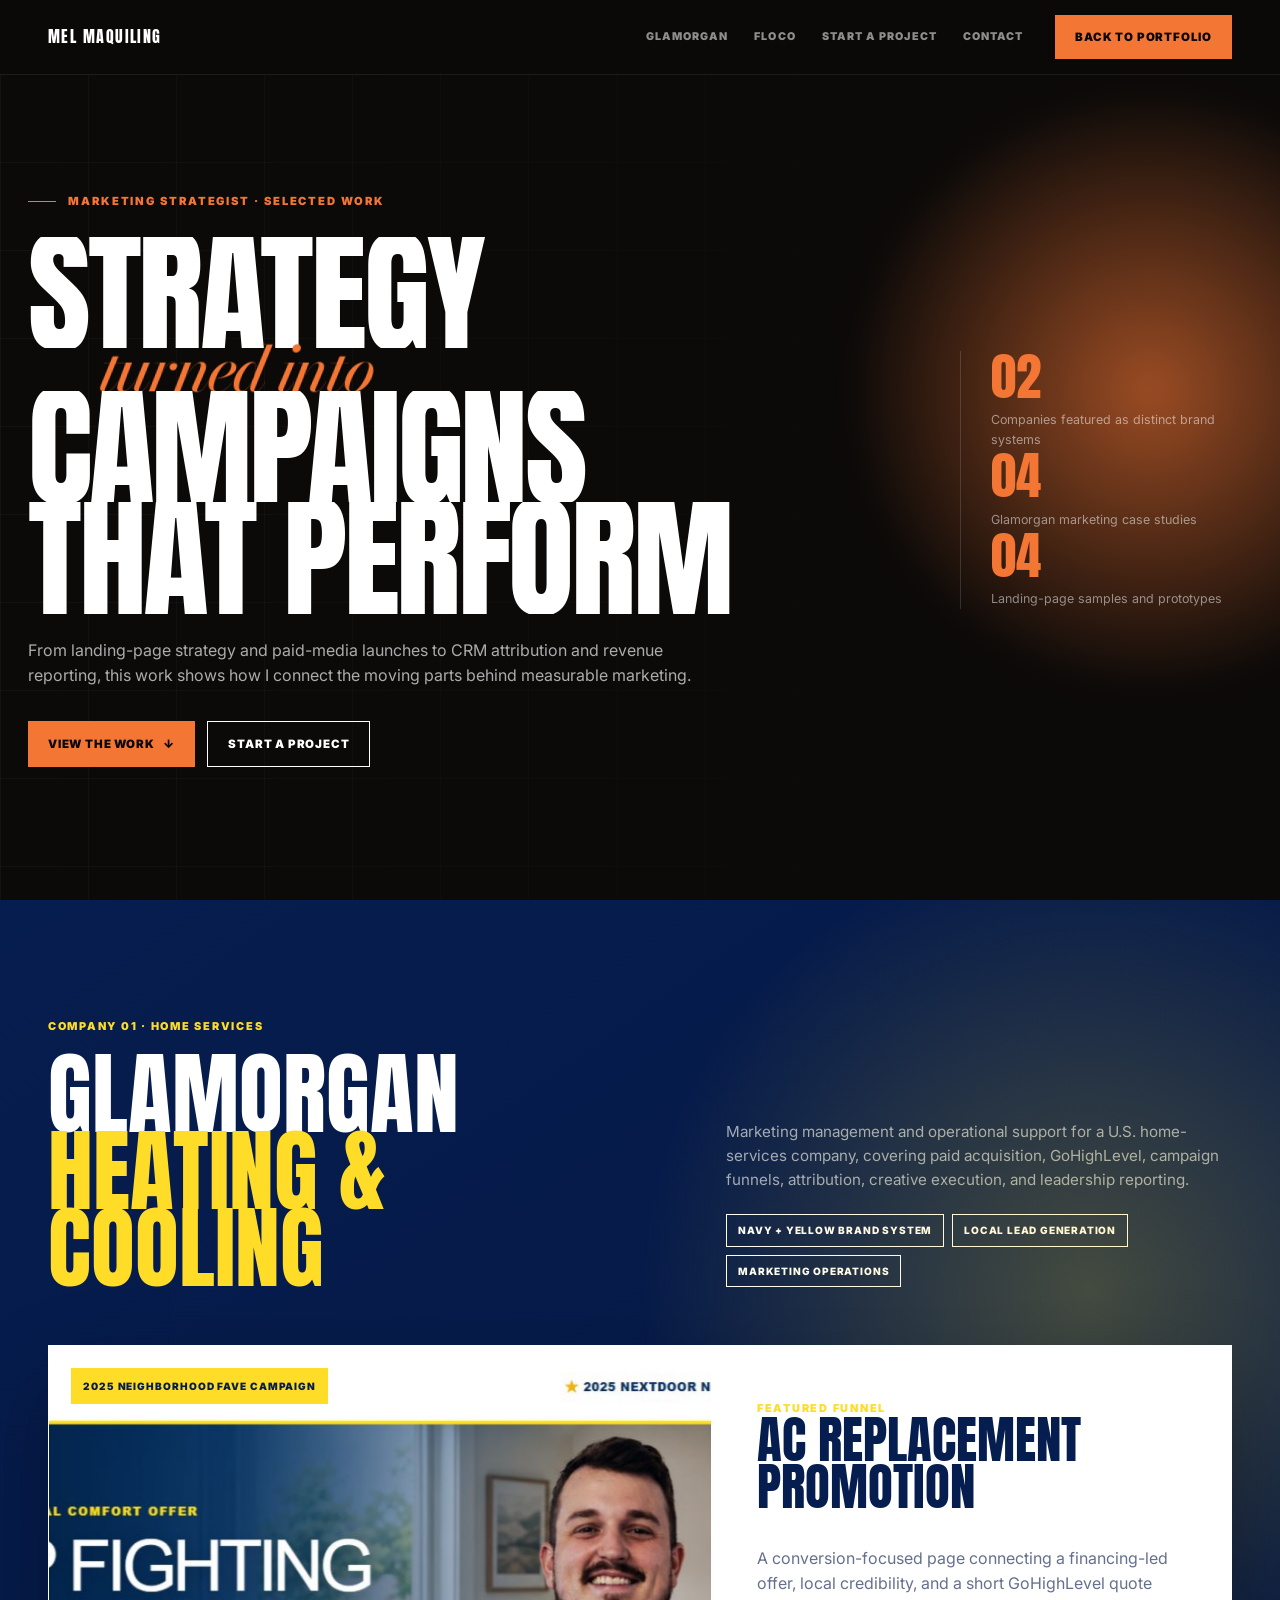
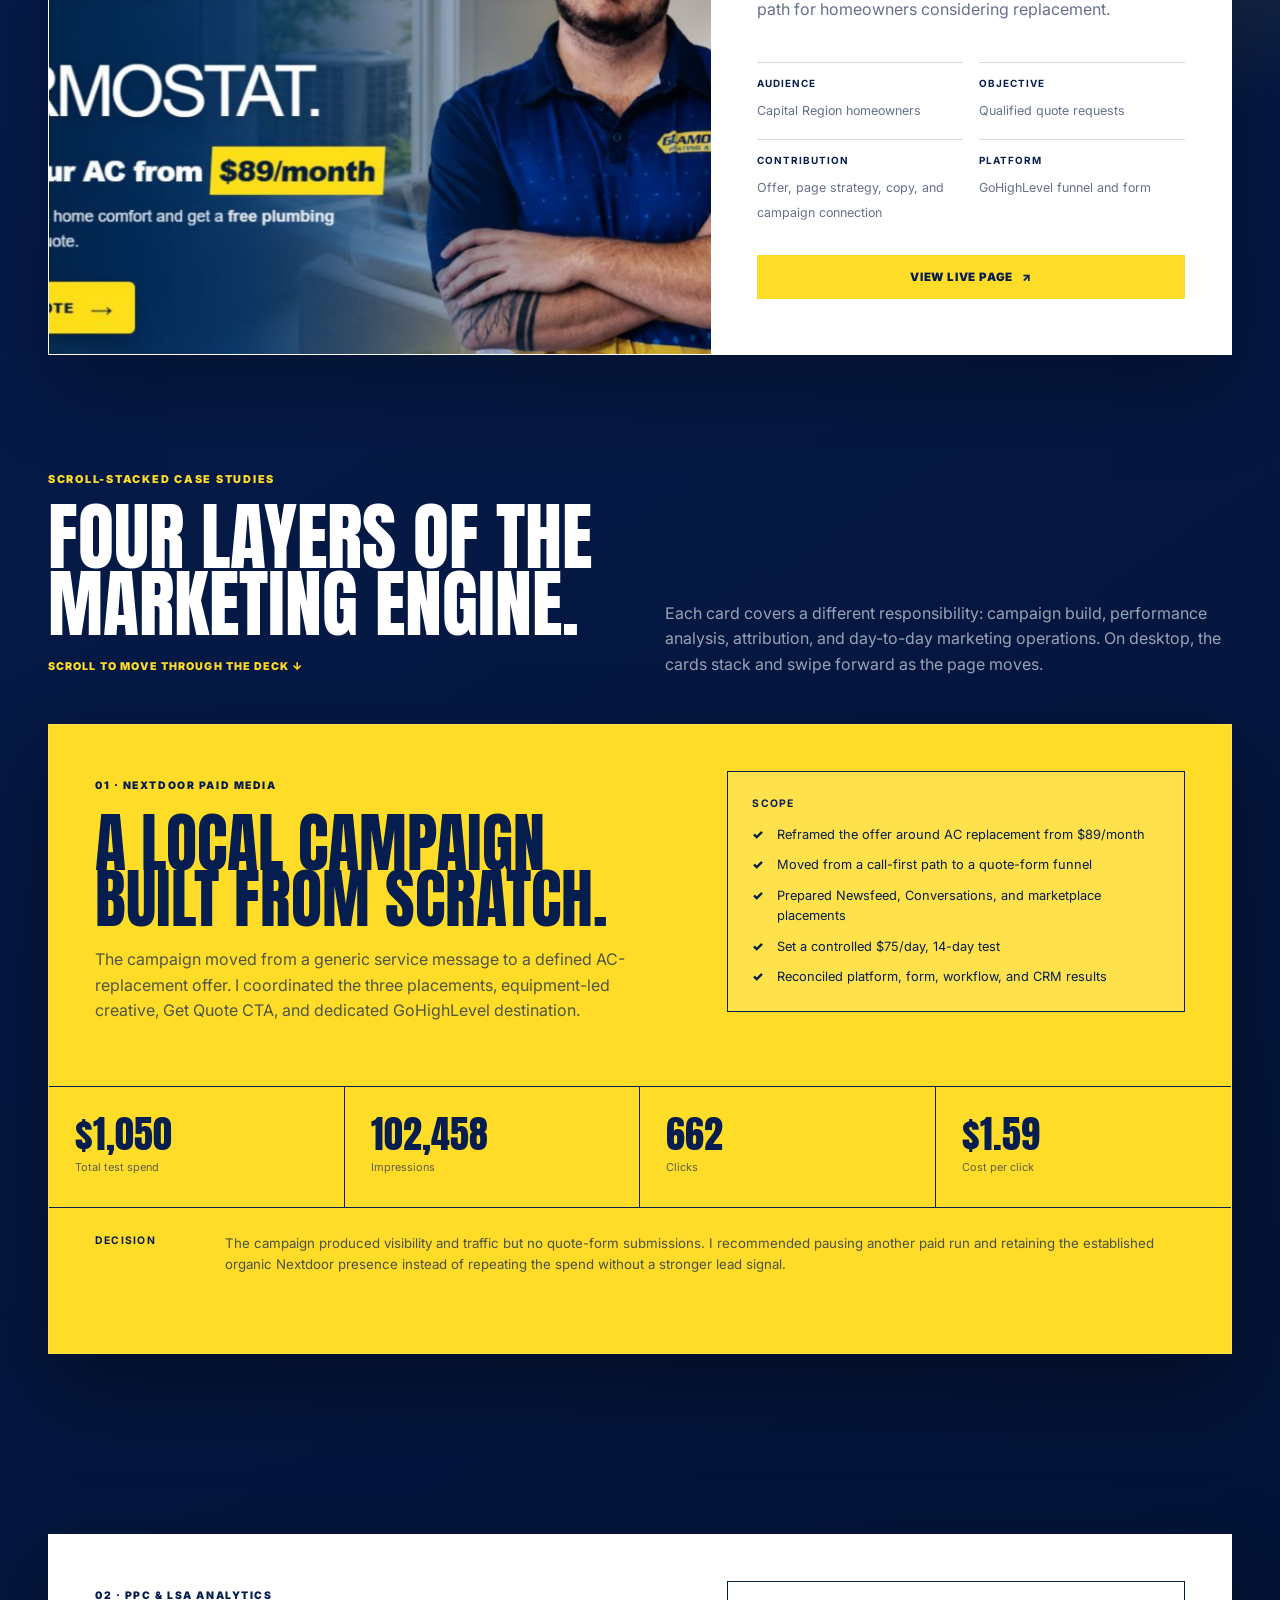
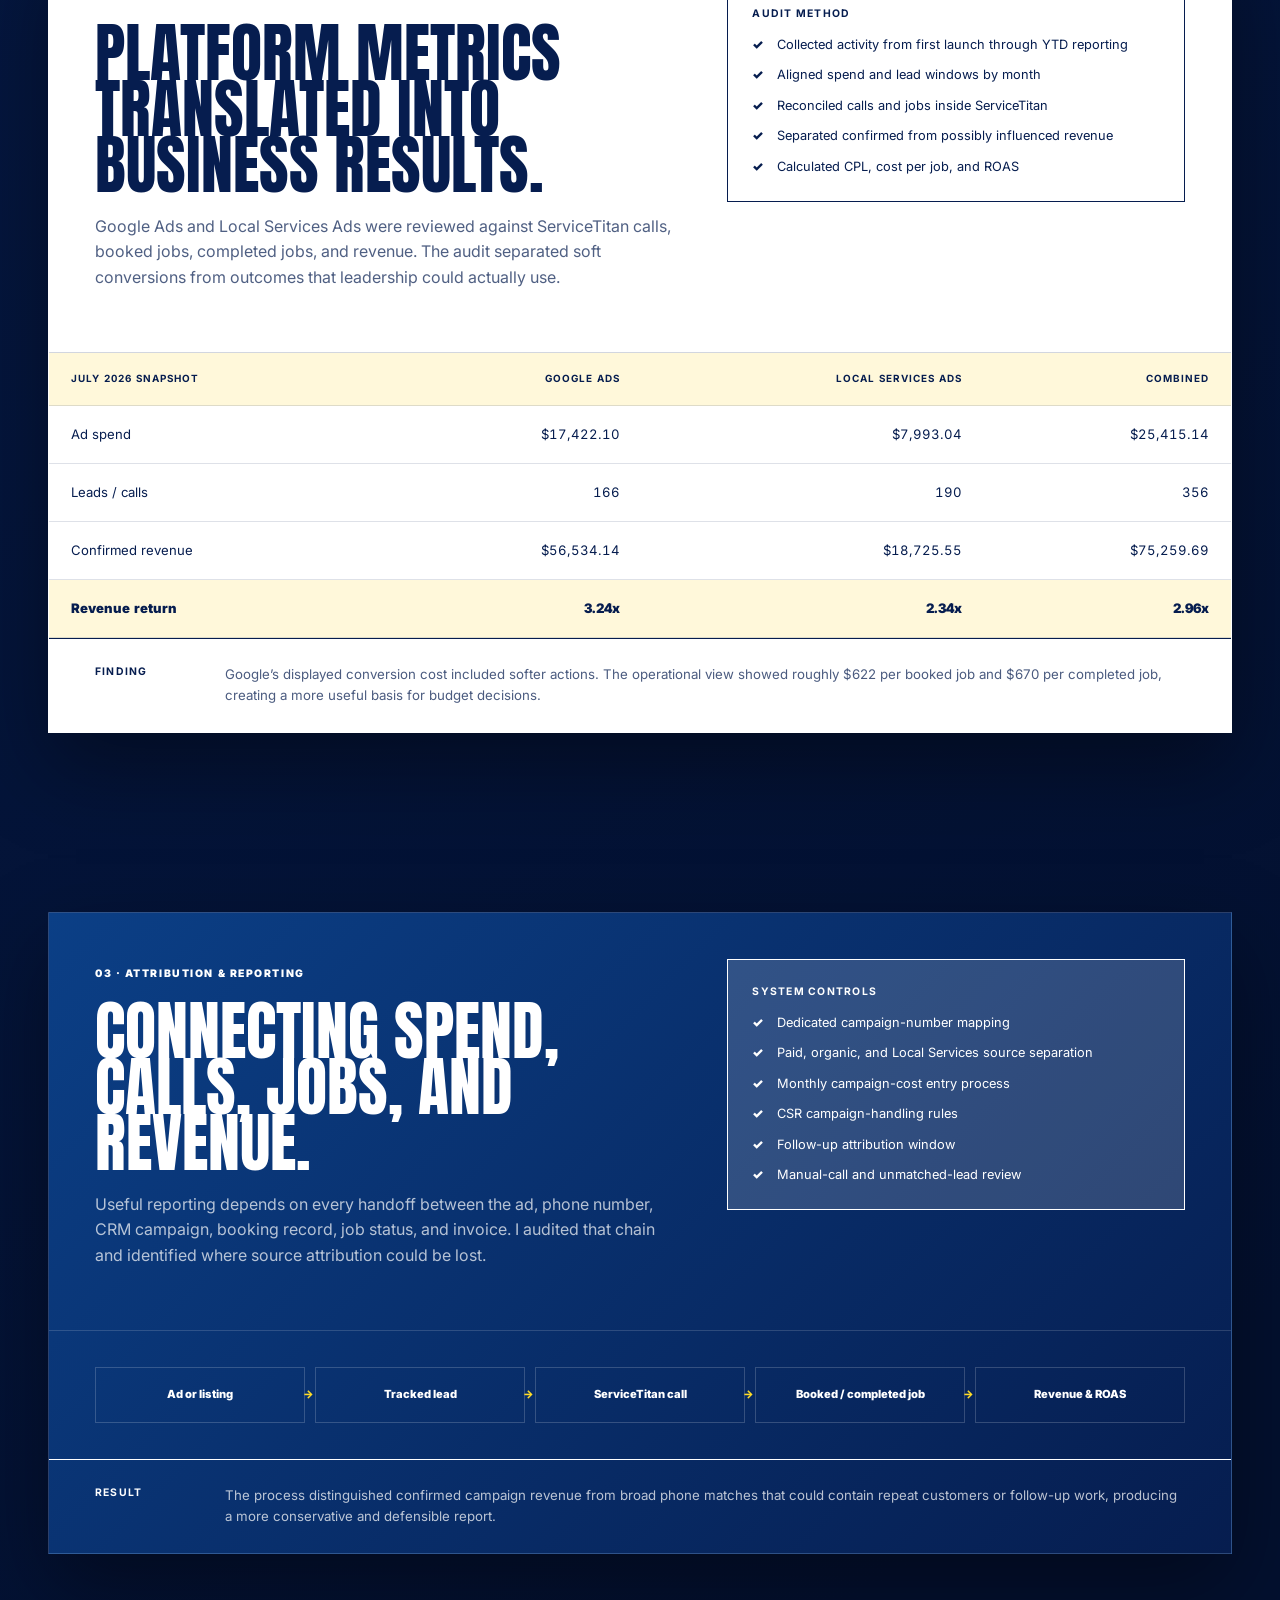
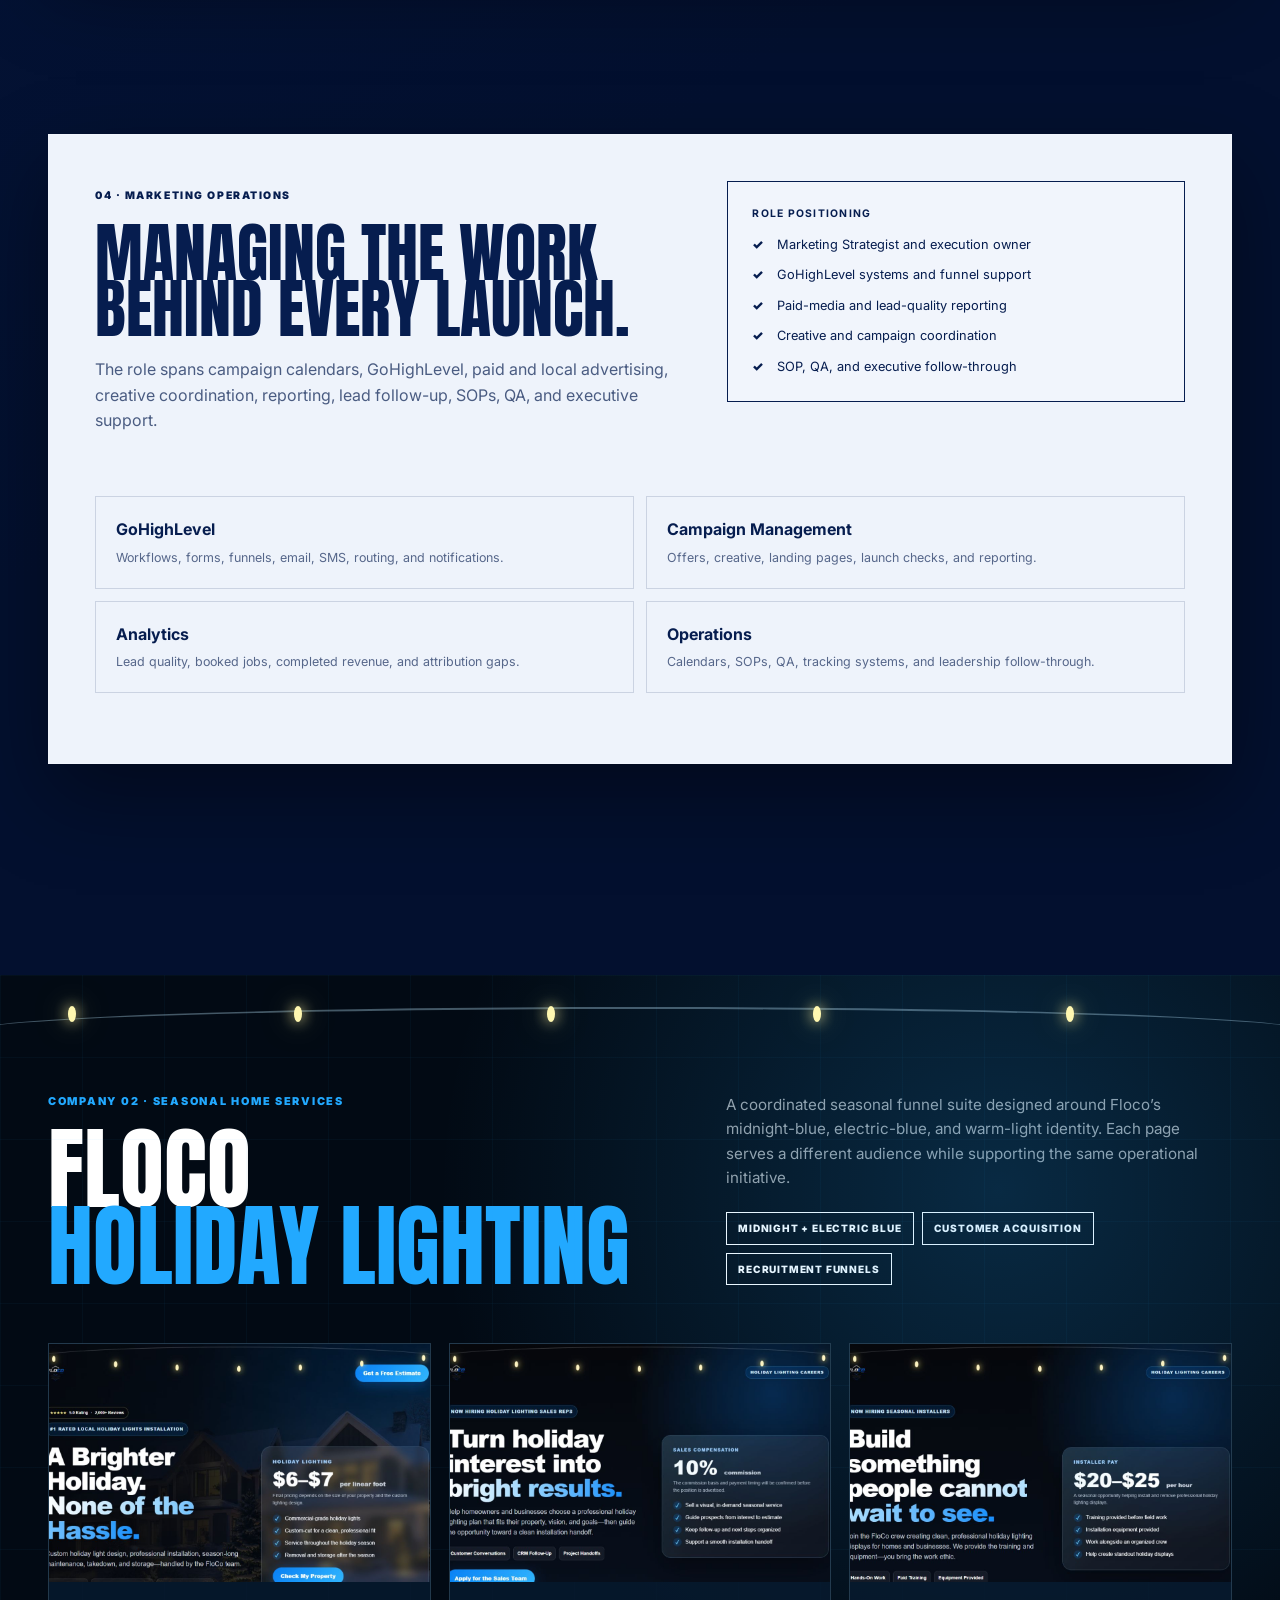
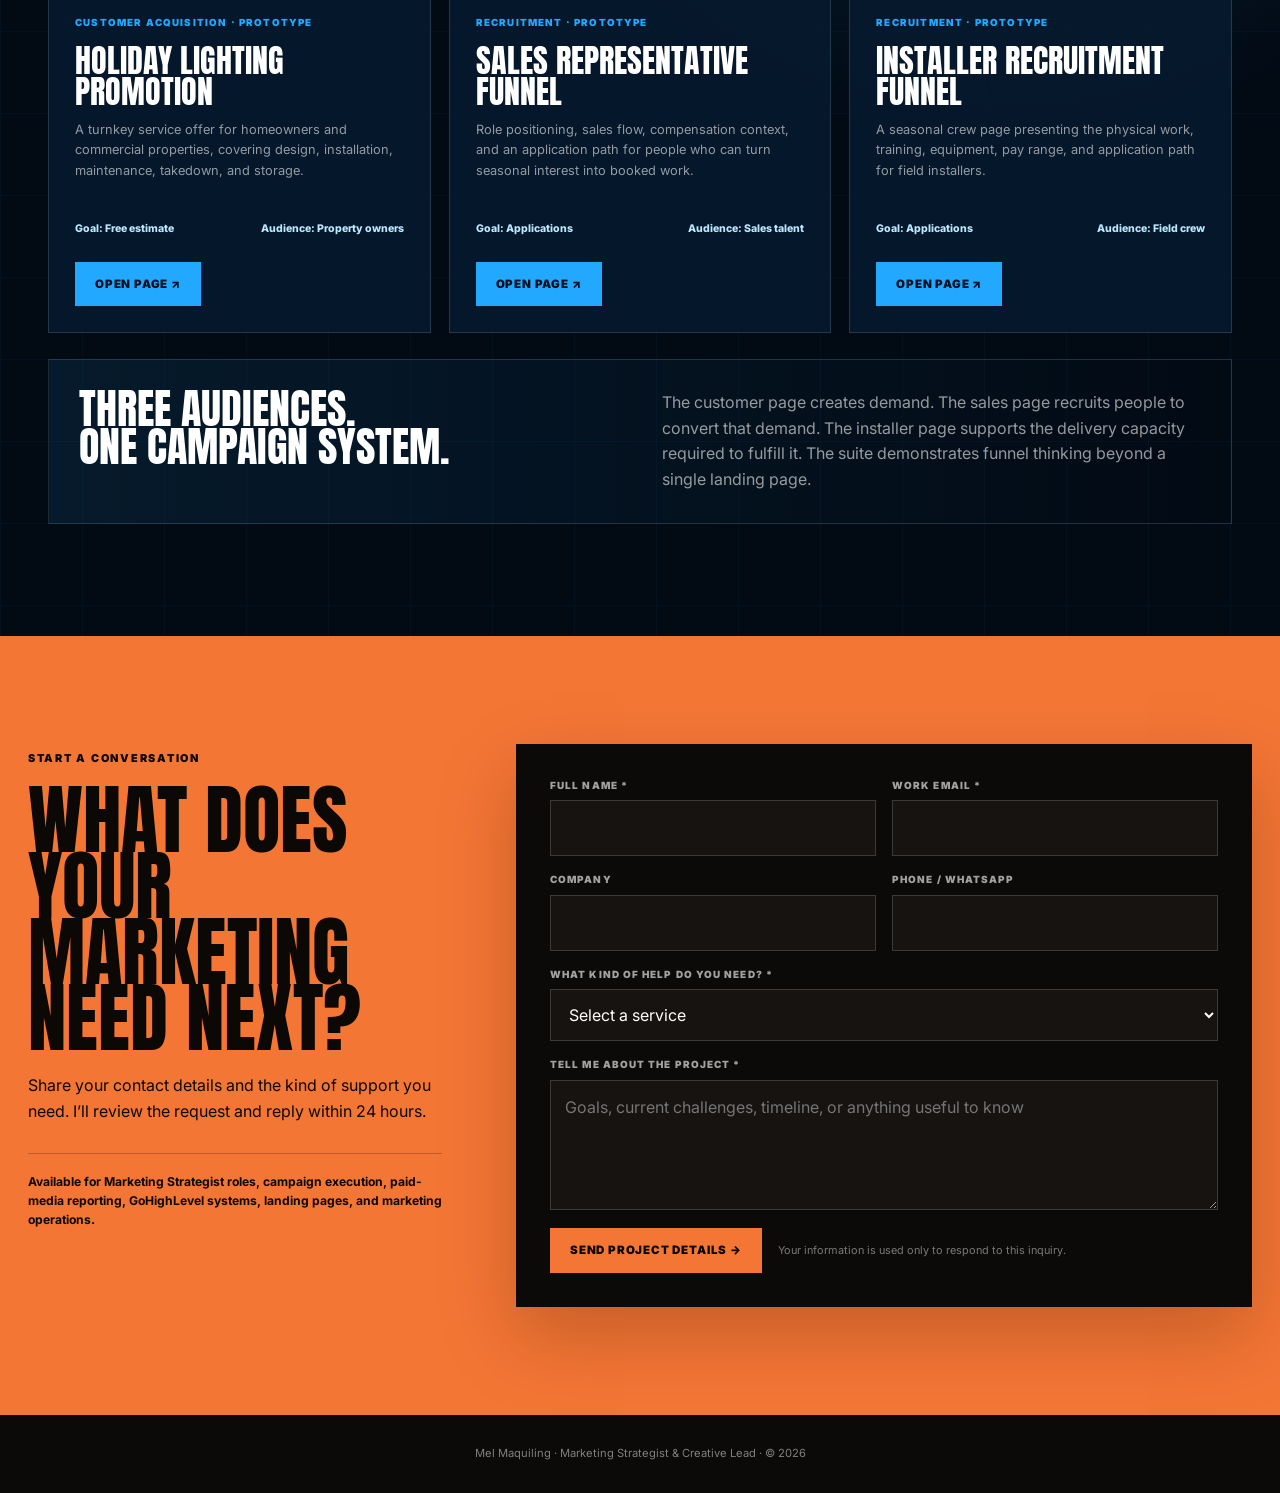
<file: case-studies.html>
<!doctype html>
<html lang="en">
<head>
  <meta charset="utf-8"><meta name="viewport" content="width=device-width,initial-scale=1">
  <title>Marketing Case Studies — Mel Maquiling</title>
  <meta name="description" content="Landing pages, paid media, marketing attribution, GoHighLevel systems, and campaign operations by Marketing Strategist Mel Maquiling."><meta name="theme-color" content="#0c0a09">
  <link rel="preconnect" href="https://fonts.googleapis.com"><link rel="preconnect" href="https://fonts.gstatic.com" crossorigin><link href="https://fonts.googleapis.com/css2?family=Anton&family=Bodoni+Moda:ital,wght@1,500&family=Inter:wght@400;600;700;800;900&display=swap" rel="stylesheet"><link rel="stylesheet" href="case-studies.css">
</head>
<body>
  <a class="skip-link" href="#main">Skip to case studies</a>
  <header class="site-header"><nav class="nav" aria-label="Primary navigation"><a class="brand" href="index.html">Mel Maquiling</a><div class="nav-links"><a href="#glamorgan">Glamorgan</a><a href="#floco">Floco</a><a href="#inquiry">Start a Project</a><a href="index.html#contact">Contact</a></div><a class="nav-cta" href="index.html">Back to Portfolio</a></nav></header>
  <main id="main">
    <section class="case-hero"><div class="hero-inner"><div><span class="kicker">Marketing Strategist · Selected Work</span><h1 class="hero-title"><span class="hero-line"><span>Strategy</span></span><span class="hero-script">turned into</span><span class="hero-line"><span>Campaigns</span></span><span class="hero-line"><span>That Perform</span></span></h1><p class="hero-copy">From landing-page strategy and paid-media launches to CRM attribution and revenue reporting, this work shows how I connect the moving parts behind measurable marketing.</p><div class="hero-actions"><a class="button button-orange" href="#glamorgan">View the Work <span aria-hidden="true">↓</span></a><a class="button button-outline" href="#inquiry">Start a Project</a></div></div><aside class="hero-aside" aria-label="Portfolio overview"><div><b>02</b><p>Companies featured as distinct brand systems</p></div><div><b>04</b><p>Glamorgan marketing case studies</p></div><div><b>04</b><p>Landing-page samples and prototypes</p></div></aside></div></section>

    <section class="company glamorgan-company" id="glamorgan"><div class="company-inner">
      <header class="company-masthead" data-reveal><div><span class="company-label">Company 01 · Home Services</span><h2 class="company-name">Glamorgan<br><em>Heating &amp; Cooling</em></h2></div><div><p class="company-intro">Marketing management and operational support for a U.S. home-services company, covering paid acquisition, GoHighLevel, campaign funnels, attribution, creative execution, and leadership reporting.</p><div class="brand-chips"><span class="brand-chip">Navy + Yellow Brand System</span><span class="brand-chip">Local Lead Generation</span><span class="brand-chip">Marketing Operations</span></div></div></header>
      <article class="brand-showcase" data-reveal><div class="showcase-media"><img src="assets/case-studies/glamorgan-ac-replacement.png" alt="Glamorgan AC replacement promotional landing page" data-parallax><span class="showcase-badge">2025 Neighborhood Fave Campaign</span></div><div class="showcase-copy"><span class="company-label">Featured Funnel</span><h3>AC Replacement Promotion</h3><p>A conversion-focused page connecting a financing-led offer, local credibility, and a short GoHighLevel quote path for homeowners considering replacement.</p><div class="mini-grid"><div><b>Audience</b><span>Capital Region homeowners</span></div><div><b>Objective</b><span>Qualified quote requests</span></div><div><b>Contribution</b><span>Offer, page strategy, copy, and campaign connection</span></div><div><b>Platform</b><span>GoHighLevel funnel and form</span></div></div><a class="button button-yellow" href="https://promo.glamorgan-hvac.com/nextdoor-ac-replacement-page" target="_blank" rel="noopener noreferrer">View Live Page <span aria-hidden="true">↗</span></a></div></article>
      <div class="deck-intro" data-reveal><div><span class="company-label">Scroll-Stacked Case Studies</span><h2>Four layers of the marketing engine.</h2><span class="scroll-cue">Scroll to move through the deck ↓</span></div><p>Each card covers a different responsibility: campaign build, performance analysis, attribution, and day-to-day marketing operations. On desktop, the cards stack and swipe forward as the page moves.</p></div>
      <div class="case-deck">
        <article class="stack-card card-1"><div class="case-card-head"><div><span class="card-no">01 · Nextdoor Paid Media</span><h3>A local campaign built from scratch.</h3><p class="case-summary">The campaign moved from a generic service message to a defined AC-replacement offer. I coordinated the three placements, equipment-led creative, Get Quote CTA, and dedicated GoHighLevel destination.</p></div><aside class="scope-box"><b>Scope</b><ul class="check-list"><li>Reframed the offer around AC replacement from $89/month</li><li>Moved from a call-first path to a quote-form funnel</li><li>Prepared Newsfeed, Conversations, and marketplace placements</li><li>Set a controlled $75/day, 14-day test</li><li>Reconciled platform, form, workflow, and CRM results</li></ul></aside></div><div class="metric-row"><div class="metric"><b>$1,050</b><span>Total test spend</span></div><div class="metric"><b>102,458</b><span>Impressions</span></div><div class="metric"><b>662</b><span>Clicks</span></div><div class="metric"><b>$1.59</b><span>Cost per click</span></div></div><div class="decision"><strong>Decision</strong><p>The campaign produced visibility and traffic but no quote-form submissions. I recommended pausing another paid run and retaining the established organic Nextdoor presence instead of repeating the spend without a stronger lead signal.</p></div></article>
        <article class="stack-card card-2"><div class="case-card-head"><div><span class="card-no">02 · PPC &amp; LSA Analytics</span><h3>Platform metrics translated into business results.</h3><p class="case-summary">Google Ads and Local Services Ads were reviewed against ServiceTitan calls, booked jobs, completed jobs, and revenue. The audit separated soft conversions from outcomes that leadership could actually use.</p></div><aside class="scope-box"><b>Audit method</b><ul class="check-list"><li>Collected activity from first launch through YTD reporting</li><li>Aligned spend and lead windows by month</li><li>Reconciled calls and jobs inside ServiceTitan</li><li>Separated confirmed from possibly influenced revenue</li><li>Calculated CPL, cost per job, and ROAS</li></ul></aside></div><div class="data-table-wrap"><table class="data-table"><caption style="position:absolute;left:-9999px">Verified July 2026 paid media snapshot</caption><thead><tr><th>July 2026 snapshot</th><th>Google Ads</th><th>Local Services Ads</th><th>Combined</th></tr></thead><tbody><tr><td>Ad spend</td><td>$17,422.10</td><td>$7,993.04</td><td>$25,415.14</td></tr><tr><td>Leads / calls</td><td>166</td><td>190</td><td>356</td></tr><tr><td>Confirmed revenue</td><td>$56,534.14</td><td>$18,725.55</td><td>$75,259.69</td></tr><tr><td>Revenue return</td><td>3.24x</td><td>2.34x</td><td>2.96x</td></tr></tbody></table></div><div class="decision"><strong>Finding</strong><p>Google’s displayed conversion cost included softer actions. The operational view showed roughly $622 per booked job and $670 per completed job, creating a more useful basis for budget decisions.</p></div></article>
        <article class="stack-card card-3"><div class="case-card-head"><div><span class="card-no">03 · Attribution &amp; Reporting</span><h3>Connecting spend, calls, jobs, and revenue.</h3><p class="case-summary">Useful reporting depends on every handoff between the ad, phone number, CRM campaign, booking record, job status, and invoice. I audited that chain and identified where source attribution could be lost.</p></div><aside class="scope-box"><b>System controls</b><ul class="check-list"><li>Dedicated campaign-number mapping</li><li>Paid, organic, and Local Services source separation</li><li>Monthly campaign-cost entry process</li><li>CSR campaign-handling rules</li><li>Follow-up attribution window</li><li>Manual-call and unmatched-lead review</li></ul></aside></div><div class="flow" aria-label="Marketing attribution flow"><div>Ad or listing</div><div>Tracked lead</div><div>ServiceTitan call</div><div>Booked / completed job</div><div>Revenue &amp; ROAS</div></div><div class="decision"><strong>Result</strong><p>The process distinguished confirmed campaign revenue from broad phone matches that could contain repeat customers or follow-up work, producing a more conservative and defensible report.</p></div></article>
        <article class="stack-card card-4"><div class="case-card-head"><div><span class="card-no">04 · Marketing Operations</span><h3>Managing the work behind every launch.</h3><p class="case-summary">The role spans campaign calendars, GoHighLevel, paid and local advertising, creative coordination, reporting, lead follow-up, SOPs, QA, and executive support.</p></div><aside class="scope-box"><b>Role positioning</b><ul class="check-list"><li>Marketing Strategist and execution owner</li><li>GoHighLevel systems and funnel support</li><li>Paid-media and lead-quality reporting</li><li>Creative and campaign coordination</li><li>SOP, QA, and executive follow-through</li></ul></aside></div><div class="ops-grid"><div><b>GoHighLevel</b><p>Workflows, forms, funnels, email, SMS, routing, and notifications.</p></div><div><b>Campaign Management</b><p>Offers, creative, landing pages, launch checks, and reporting.</p></div><div><b>Analytics</b><p>Lead quality, booked jobs, completed revenue, and attribution gaps.</p></div><div><b>Operations</b><p>Calendars, SOPs, QA, tracking systems, and leadership follow-through.</p></div></div></article>
      </div>
    </div></section>

    <section class="company floco-company" id="floco"><div class="light-wire" aria-hidden="true"><span class="bulb"></span><span class="bulb"></span><span class="bulb"></span><span class="bulb"></span><span class="bulb"></span></div><div class="company-inner">
      <header class="company-masthead" data-reveal><div><span class="company-label">Company 02 · Seasonal Home Services</span><h2 class="company-name">Floco<br><em>Holiday Lighting</em></h2></div><div><p class="company-intro">A coordinated seasonal funnel suite designed around Floco’s midnight-blue, electric-blue, and warm-light identity. Each page serves a different audience while supporting the same operational initiative.</p><div class="brand-chips"><span class="brand-chip">Midnight + Electric Blue</span><span class="brand-chip">Customer Acquisition</span><span class="brand-chip">Recruitment Funnels</span></div></div></header>
      <div class="floco-pages">
        <article class="floco-card" data-reveal><div class="floco-image"><img src="assets/case-studies/floco-customer.png" alt="Floco customer holiday-lighting landing page"></div><div class="floco-copy"><span class="floco-type">Customer Acquisition · Prototype</span><h3>Holiday Lighting Promotion</h3><p>A turnkey service offer for homeowners and commercial properties, covering design, installation, maintenance, takedown, and storage.</p><div class="floco-meta"><span>Goal: Free estimate</span><span>Audience: Property owners</span></div><a class="button button-blue" href="https://go.flocoepoxy.com/holiday-lights-page" target="_blank" rel="noopener noreferrer">Open Page ↗</a></div></article>
        <article class="floco-card" data-reveal><div class="floco-image"><img src="assets/case-studies/floco-sales.png" alt="Floco holiday-lighting sales representative recruitment page"></div><div class="floco-copy"><span class="floco-type">Recruitment · Prototype</span><h3>Sales Representative Funnel</h3><p>Role positioning, sales flow, compensation context, and an application path for people who can turn seasonal interest into booked work.</p><div class="floco-meta"><span>Goal: Applications</span><span>Audience: Sales talent</span></div><a class="button button-blue" href="https://go.flocoepoxy.com/holiday-lights-sales-rep-page" target="_blank" rel="noopener noreferrer">Open Page ↗</a></div></article>
        <article class="floco-card" data-reveal><div class="floco-image"><img src="assets/case-studies/floco-installer.png" alt="Floco holiday-lighting installer recruitment page"></div><div class="floco-copy"><span class="floco-type">Recruitment · Prototype</span><h3>Installer Recruitment Funnel</h3><p>A seasonal crew page presenting the physical work, training, equipment, pay range, and application path for field installers.</p><div class="floco-meta"><span>Goal: Applications</span><span>Audience: Field crew</span></div><a class="button button-blue" href="https://go.flocoepoxy.com/holiday-lights-installer-page" target="_blank" rel="noopener noreferrer">Open Page ↗</a></div></article>
      </div><div class="suite-story" data-reveal><h3>Three audiences.<br>One campaign system.</h3><p>The customer page creates demand. The sales page recruits people to convert that demand. The installer page supports the delivery capacity required to fulfill it. The suite demonstrates funnel thinking beyond a single landing page.</p></div>
    </div></section>

    <section class="inquiry" id="inquiry"><div class="inquiry-inner"><div class="inquiry-copy" data-reveal><span class="company-label">Start a Conversation</span><h2>What does your marketing need next?</h2><p>Share your contact details and the kind of support you need. I’ll review the request and reply within 24 hours.</p><p class="response-note">Available for Marketing Strategist roles, campaign execution, paid-media reporting, GoHighLevel systems, landing pages, and marketing operations.</p></div>
      <form class="project-form" action="https://formsubmit.co/melmaquilingva@gmail.com" method="POST" data-inquiry-form data-reveal><input type="hidden" name="_subject" value="New portfolio project inquiry"><input type="hidden" name="_template" value="table"><input type="hidden" name="_captcha" value="false"><input type="hidden" name="_next" value="https://mel-portfolio-tawny.vercel.app/case-studies.html?submitted=true#inquiry"><input type="text" name="_honey" style="display:none" tabindex="-1" autocomplete="off"><div class="form-status" role="status">Thank you — your inquiry was sent. I’ll reply within 24 hours.</div><div class="form-grid"><div class="field"><label for="case-name">Full name *</label><input id="case-name" name="name" autocomplete="name" required></div><div class="field"><label for="case-email">Work email *</label><input id="case-email" type="email" name="email" autocomplete="email" required></div><div class="field"><label for="case-company">Company</label><input id="case-company" name="company" autocomplete="organization"></div><div class="field"><label for="case-phone">Phone / WhatsApp</label><input id="case-phone" type="tel" name="phone" autocomplete="tel"></div><div class="field field-wide"><label for="case-help">What kind of help do you need? *</label><select id="case-help" name="help_type" required><option value="">Select a service</option><option>Marketing Strategy / Ongoing Support</option><option>Paid Ads &amp; Performance Reporting</option><option>GoHighLevel &amp; Automation</option><option>Landing Page / Funnel</option><option>Content &amp; Creative Strategy</option><option>Executive &amp; Marketing Operations</option><option>Other</option></select></div><div class="field field-wide"><label for="case-details">Tell me about the project *</label><textarea id="case-details" name="project_details" placeholder="Goals, current challenges, timeline, or anything useful to know" required></textarea></div></div><div class="form-actions"><button class="button button-orange" type="submit">Send Project Details →</button><small>Your information is used only to respond to this inquiry.</small></div></form>
    </div></section>
  </main>
  <footer>Mel Maquiling · Marketing Strategist &amp; Creative Lead · © 2026</footer><script src="case-studies.js"></script>
</body>
</html>
</file>
<file: case-studies.css>
:root{--portfolio-black:#0c0a09;--portfolio-ink:#15110f;--portfolio-orange:#f47635;--portfolio-cream:#fffaf2;--glam-navy:#061d4f;--glam-blue:#083879;--glam-yellow:#ffdc28;--floco-night:#020a14;--floco-blue:#22a9ff;--floco-ice:#bce8ff;--max:1240px;--scroll-progress:0}
*{box-sizing:border-box}html{scroll-behavior:smooth;background:var(--portfolio-black)}body{margin:0;color:var(--portfolio-ink);font-family:Inter,Arial,sans-serif;background:var(--portfolio-cream);line-height:1.6;overflow-x:hidden}body::before{content:"";position:fixed;z-index:200;inset:0 auto auto 0;width:calc(var(--scroll-progress) * 1%);height:3px;background:var(--portfolio-orange);pointer-events:none}a{color:inherit;text-decoration:none}img{display:block;max-width:100%}button,input,select,textarea{font:inherit}.skip-link{position:fixed;top:10px;left:10px;z-index:300;padding:10px 14px;background:#fff;color:#000;transform:translateY(-150%)}.skip-link:focus{transform:none}
.site-header{position:fixed;inset:0 0 auto;z-index:100;background:rgba(12,10,9,.92);border-bottom:1px solid rgba(255,255,255,.08);backdrop-filter:blur(18px)}.nav{max-width:var(--max);height:74px;margin:auto;padding:0 28px;display:flex;align-items:center;gap:32px;color:#fff}.brand{font-family:Anton,Impact,sans-serif;letter-spacing:.09em;text-transform:uppercase;font-size:1rem}.nav-links{margin-left:auto;display:flex;gap:26px;font-size:.67rem;font-weight:900;letter-spacing:.1em;text-transform:uppercase;color:rgba(255,255,255,.54)}.nav-links a{padding:28px 0;transition:color .2s}.nav-links a:hover,.nav-links a:focus-visible{color:#fff}.nav-cta,.button{display:inline-flex;align-items:center;justify-content:center;gap:9px;border:0;padding:13px 20px;font-size:.72rem;font-weight:900;letter-spacing:.07em;text-transform:uppercase;cursor:pointer;transition:transform .25s ease,box-shadow .25s ease,background .25s ease}.nav-cta,.button-orange{background:var(--portfolio-orange);color:#090706}.button-dark{background:var(--portfolio-black);color:#fff}.button-yellow{background:var(--glam-yellow);color:var(--glam-navy)}.button-blue{background:var(--floco-blue);color:#02101f}.button-outline{border:1px solid currentColor;background:transparent}.button:hover{transform:translateY(-3px);box-shadow:0 14px 32px rgba(0,0,0,.2)}
.case-hero{min-height:100vh;padding:130px 28px 70px;display:flex;align-items:center;background:var(--portfolio-black);color:#fff;position:relative;overflow:hidden}.case-hero::before{content:"";position:absolute;inset:74px 0 0;background:linear-gradient(rgba(255,255,255,.035) 1px,transparent 1px),linear-gradient(90deg,rgba(255,255,255,.035) 1px,transparent 1px);background-size:88px 88px;mask-image:linear-gradient(90deg,#000,transparent 78%)}.case-hero::after{content:"";position:absolute;width:620px;height:620px;right:-180px;top:80px;border-radius:50%;background:radial-gradient(circle,rgba(244,118,53,.62),rgba(244,118,53,0) 69%);filter:blur(12px)}.hero-inner{position:relative;z-index:1;max-width:var(--max);margin:auto;width:100%;display:grid;grid-template-columns:minmax(0,1.5fr) minmax(280px,.5fr);gap:56px;align-items:end}.kicker{display:flex;align-items:center;gap:12px;color:var(--portfolio-orange);font-size:.7rem;font-weight:900;letter-spacing:.17em;text-transform:uppercase}.kicker::before{content:"";width:28px;height:1px;background:currentColor}.hero-title{margin:26px 0 24px;font-family:Anton,Impact,sans-serif;font-size:clamp(4.5rem,10.6vw,9.6rem);font-weight:400;line-height:.82;letter-spacing:-.025em;text-transform:uppercase}.hero-line{display:block;overflow:hidden}.hero-line span{display:block;transform:translateY(115%)}.is-loaded .hero-line span{animation:hero-in .85s cubic-bezier(.16,1,.3,1) forwards}.is-loaded .hero-line:nth-child(3) span{animation-delay:.12s}.is-loaded .hero-line:nth-child(4) span{animation-delay:.24s}@keyframes hero-in{to{transform:none}}.hero-script{display:block;margin:-.08em 0 -.05em 1.15em;color:var(--portfolio-orange);font-family:"Bodoni Moda",Georgia,serif;font-size:.46em;font-style:italic;font-weight:500;text-transform:none;letter-spacing:-.05em;transform:skew(-8deg)}.hero-copy{max-width:710px;color:rgba(255,255,255,.66);font-size:1rem}.hero-actions{display:flex;flex-wrap:wrap;gap:12px;margin-top:32px}.hero-aside{align-self:center;border-left:1px solid rgba(255,255,255,.14);padding-left:30px}.hero-aside b{display:block;font-family:Anton,Impact,sans-serif;color:var(--portfolio-orange);font-size:3.2rem;font-weight:400;line-height:1}.hero-aside p{margin:8px 0 26px;color:rgba(255,255,255,.5);font-size:.78rem}.hero-aside p:last-child{margin-bottom:0}
.company{position:relative}.company-inner{max-width:var(--max);margin:auto;padding:112px 28px}.company-masthead{display:grid;grid-template-columns:1.1fr .9fr;gap:60px;align-items:end;margin-bottom:58px}.company-label{font-size:.68rem;font-weight:900;letter-spacing:.16em;text-transform:uppercase}.company-name{font-family:Anton,Impact,sans-serif;font-size:clamp(3.5rem,7vw,7rem);line-height:.86;text-transform:uppercase;font-weight:400;margin:18px 0 0}.company-name em{font-style:normal}.company-intro{max-width:530px;margin:0;font-size:.95rem}.brand-chips{display:flex;flex-wrap:wrap;gap:8px;margin-top:22px}.brand-chip{padding:7px 11px;border:1px solid currentColor;font-size:.63rem;font-weight:850;letter-spacing:.08em;text-transform:uppercase}
.glamorgan-company{background:linear-gradient(145deg,var(--glam-navy),#03102f 78%);color:#fff}.glamorgan-company::before{content:"";position:absolute;inset:0;background:radial-gradient(circle at 85% 8%,rgba(255,220,40,.25),transparent 28rem);pointer-events:none}.glamorgan-company .company-label,.glamorgan-company .company-name em{color:var(--glam-yellow)}.glamorgan-company .company-intro{color:rgba(255,255,255,.62)}.brand-showcase{position:relative;display:grid;grid-template-columns:1.12fr .88fr;min-height:610px;border:1px solid rgba(255,255,255,.15);background:#fff;color:var(--glam-navy);overflow:hidden;box-shadow:0 35px 80px rgba(0,0,0,.28)}.showcase-media{position:relative;overflow:hidden;min-height:420px}.showcase-media img{width:100%;height:100%;object-fit:cover;object-position:top center;transform:scale(1.02);will-change:transform}.showcase-badge{position:absolute;left:22px;top:22px;padding:10px 12px;background:var(--glam-yellow);color:var(--glam-navy);font-size:.63rem;font-weight:900;letter-spacing:.09em;text-transform:uppercase}.showcase-copy{padding:46px;display:flex;flex-direction:column;justify-content:center}.showcase-copy h3{font-family:Anton,Impact,sans-serif;text-transform:uppercase;font-size:clamp(2.4rem,4vw,4.4rem);font-weight:400;line-height:.9;margin:0 0 20px}.showcase-copy p{color:#65708c}.mini-grid{display:grid;grid-template-columns:1fr 1fr;gap:16px;margin:24px 0 30px}.mini-grid div{padding-top:13px;border-top:1px solid rgba(6,29,79,.16)}.mini-grid b{display:block;font-size:.62rem;letter-spacing:.1em;text-transform:uppercase;margin-bottom:5px}.mini-grid span{font-size:.78rem;color:#65708c}
.deck-intro{margin:110px 0 46px;display:grid;grid-template-columns:1fr 1fr;gap:50px;align-items:end}.deck-intro h2{font-family:Anton,Impact,sans-serif;text-transform:uppercase;font-size:clamp(3rem,5.8vw,6rem);font-weight:400;line-height:.9;margin:14px 0 0}.deck-intro p{color:rgba(255,255,255,.6);margin:0}.scroll-cue{display:inline-flex;gap:8px;align-items:center;color:var(--glam-yellow);font-size:.67rem;font-weight:900;letter-spacing:.1em;text-transform:uppercase;margin-top:20px}.case-deck{position:relative;padding-bottom:9vh}.stack-card{--card-i:0;position:sticky;top:calc(92px + var(--card-i) * 12px);min-height:70vh;margin-bottom:20vh;border:1px solid rgba(255,255,255,.15);box-shadow:0 34px 80px rgba(0,0,0,.38);overflow:hidden;transform-origin:center top;will-change:transform,filter}.stack-card:last-child{margin-bottom:2vh}.stack-card:nth-child(1){--card-i:0}.stack-card:nth-child(2){--card-i:1}.stack-card:nth-child(3){--card-i:2}.stack-card:nth-child(4){--card-i:3}.card-1{background:var(--glam-yellow);color:var(--glam-navy)}.card-2{background:#fff;color:var(--glam-navy)}.card-3{background:linear-gradient(135deg,#0b3f86,#061d4f);color:#fff}.card-4{background:#eef3fb;color:var(--glam-navy)}.case-card-head{padding:46px;display:grid;grid-template-columns:1.12fr .88fr;gap:50px}.card-no{font-size:.65rem;font-weight:900;letter-spacing:.15em;text-transform:uppercase}.stack-card h3{font-family:Anton,Impact,sans-serif;text-transform:uppercase;font-size:clamp(2.7rem,5vw,5.3rem);font-weight:400;line-height:.88;margin:18px 0 20px;max-width:720px}.case-summary{max-width:670px;color:inherit;opacity:.7}.scope-box{padding:24px;border:1px solid currentColor;background:rgba(255,255,255,.16);align-self:start}.scope-box b{display:block;margin-bottom:12px;font-size:.65rem;letter-spacing:.12em;text-transform:uppercase}.check-list{list-style:none;padding:0;margin:0;display:grid;gap:10px;font-size:.8rem}.check-list li{display:grid;grid-template-columns:18px 1fr;gap:7px}.check-list li::before{content:"✓";font-weight:900}.metric-row{display:grid;grid-template-columns:repeat(4,1fr);border-top:1px solid currentColor}.metric{padding:28px 26px;border-right:1px solid currentColor}.metric:last-child{border:0}.metric b{display:block;font-family:Anton,Impact,sans-serif;font-size:2.4rem;font-weight:400;line-height:1}.metric span{font-size:.68rem;opacity:.65}.decision{padding:25px 46px;display:grid;grid-template-columns:110px 1fr;gap:20px;border-top:1px solid currentColor}.decision strong{font-size:.65rem;letter-spacing:.12em;text-transform:uppercase}.decision p{margin:0;font-size:.83rem;opacity:.72}.data-table-wrap{overflow-x:auto;border-top:1px solid rgba(6,29,79,.18)}.data-table{width:100%;border-collapse:collapse;min-width:700px}.data-table th,.data-table td{padding:18px 22px;text-align:right;border-bottom:1px solid rgba(6,29,79,.13);font-variant-numeric:tabular-nums}.data-table th:first-child,.data-table td:first-child{text-align:left}.data-table th{font-size:.62rem;letter-spacing:.1em;text-transform:uppercase}.data-table td{font-size:.82rem}.data-table tr:last-child{font-weight:900;background:#fff8da}.flow{padding:36px 46px;display:grid;grid-template-columns:repeat(5,1fr);gap:10px;border-top:1px solid rgba(255,255,255,.15)}.flow div{position:relative;padding:18px 10px;border:1px solid rgba(255,255,255,.18);text-align:center;font-size:.7rem;font-weight:850}.flow div:not(:last-child)::after{content:"→";position:absolute;right:-10px;color:var(--glam-yellow);z-index:2}.ops-grid{padding:0 46px 46px;display:grid;grid-template-columns:repeat(2,1fr);gap:12px}.ops-grid div{padding:20px;border:1px solid rgba(6,29,79,.15)}.ops-grid b{display:block;margin-bottom:5px}.ops-grid p{font-size:.78rem;opacity:.65;margin:0}
.floco-company{background:var(--floco-night);color:#fff;overflow:hidden}.floco-company::before{content:"";position:absolute;inset:0;background:radial-gradient(circle at 78% 17%,rgba(34,169,255,.2),transparent 35rem),linear-gradient(rgba(34,169,255,.04) 1px,transparent 1px),linear-gradient(90deg,rgba(34,169,255,.04) 1px,transparent 1px);background-size:auto,82px 82px,82px 82px;pointer-events:none}.floco-company .company-label{color:var(--floco-blue)}.floco-company .company-name em{color:var(--floco-blue)}.floco-company .company-intro{color:rgba(255,255,255,.62)}.light-wire{position:absolute;left:-2%;right:-2%;top:32px;height:48px;border-top:2px solid rgba(188,232,255,.35);border-radius:50%}.bulb{position:absolute;top:-3px;width:8px;height:16px;border-radius:50%;background:#fff7b0;box-shadow:0 0 14px #fff2a0,0 0 30px rgba(255,238,130,.55);animation:glow 2.6s ease-in-out infinite}.bulb:nth-child(1){left:7%}.bulb:nth-child(2){left:24%;animation-delay:.4s}.bulb:nth-child(3){left:43%;animation-delay:.9s}.bulb:nth-child(4){left:63%;animation-delay:1.3s}.bulb:nth-child(5){left:82%;animation-delay:1.8s}@keyframes glow{50%{opacity:.65;box-shadow:0 0 8px #fff2a0}}.floco-pages{display:grid;grid-template-columns:repeat(3,1fr);gap:18px}.floco-card{position:relative;border:1px solid rgba(188,232,255,.16);background:rgba(7,27,48,.8);overflow:hidden;transition:transform .35s ease,border-color .35s ease,box-shadow .35s ease}.floco-card:hover{transform:translateY(-9px);border-color:var(--floco-blue);box-shadow:0 28px 65px rgba(0,0,0,.45)}.floco-image{aspect-ratio:16/10;overflow:hidden}.floco-image img{width:100%;height:100%;object-fit:cover;object-position:top center;transition:transform .6s ease}.floco-card:hover img{transform:scale(1.045)}.floco-copy{padding:26px}.floco-type{color:var(--floco-blue);font-size:.61rem;font-weight:900;letter-spacing:.12em;text-transform:uppercase}.floco-copy h3{font-family:Anton,Impact,sans-serif;font-size:2rem;line-height:.95;text-transform:uppercase;font-weight:400;margin:13px 0}.floco-copy p{color:rgba(255,255,255,.57);font-size:.8rem;min-height:77px}.floco-meta{display:flex;justify-content:space-between;gap:10px;margin:24px 0;color:var(--floco-ice);font-size:.66rem;font-weight:800}.suite-story{margin-top:26px;padding:30px;border:1px solid rgba(188,232,255,.14);display:grid;grid-template-columns:1fr 1fr;gap:44px;background:linear-gradient(90deg,rgba(34,169,255,.1),transparent)}.suite-story h3{font-family:Anton,Impact,sans-serif;text-transform:uppercase;font-size:2.6rem;line-height:.92;font-weight:400;margin:0}.suite-story p{color:rgba(255,255,255,.58);margin:0}
.inquiry{background:var(--portfolio-orange);padding:108px 28px;color:#0b0806}.inquiry-inner{max-width:var(--max);margin:auto;display:grid;grid-template-columns:.72fr 1.28fr;gap:74px}.inquiry h2{font-family:Anton,Impact,sans-serif;font-size:clamp(3.4rem,6vw,6.2rem);font-weight:400;text-transform:uppercase;line-height:.86;margin:18px 0 22px}.inquiry-copy>p{max-width:450px}.response-note{margin-top:28px;padding-top:18px;border-top:1px solid rgba(0,0,0,.22);font-size:.76rem;font-weight:700}.project-form{padding:34px;background:var(--portfolio-black);color:#fff;box-shadow:0 30px 70px rgba(63,22,0,.25)}.form-grid{display:grid;grid-template-columns:1fr 1fr;gap:16px}.field{display:grid;gap:7px}.field-wide{grid-column:1/-1}.field label{font-size:.62rem;font-weight:900;letter-spacing:.11em;text-transform:uppercase;color:rgba(255,255,255,.62)}.field input,.field select,.field textarea{width:100%;border:1px solid rgba(255,255,255,.16);border-radius:0;padding:14px;background:#171311;color:#fff;outline:none}.field textarea{min-height:130px;resize:vertical}.field input:focus,.field select:focus,.field textarea:focus{border-color:var(--portfolio-orange);box-shadow:0 0 0 3px rgba(244,118,53,.14)}.field select option{background:#171311}.form-actions{margin-top:18px;display:flex;align-items:center;gap:16px}.form-actions small{color:rgba(255,255,255,.45);font-size:.68rem}.form-status{display:none;margin-bottom:16px;padding:12px 14px;background:#e7f8ec;color:#145a31;font-size:.78rem;font-weight:800}.form-status.visible{display:block}footer{padding:30px 28px;background:var(--portfolio-black);color:rgba(255,255,255,.48);text-align:center;font-size:.7rem}[data-reveal]{opacity:0;transform:translateY(35px);transition:opacity .75s ease,transform .75s cubic-bezier(.16,1,.3,1)}[data-reveal].is-visible{opacity:1;transform:none}
@media(prefers-reduced-motion:reduce){html{scroll-behavior:auto}.hero-line span{transform:none!important;animation:none!important}[data-reveal]{opacity:1;transform:none;transition:none}.bulb{animation:none}.stack-card,.showcase-media img{transform:none!important}.floco-card,.floco-image img,.button{transition:none}}
@media(max-width:960px){.nav-links{display:none}.nav-cta{margin-left:auto}.hero-inner,.company-masthead,.brand-showcase,.deck-intro,.case-card-head,.inquiry-inner{grid-template-columns:1fr}.hero-aside{display:grid;grid-template-columns:repeat(3,1fr);border-left:0;border-top:1px solid rgba(255,255,255,.14);padding:24px 0 0}.hero-aside p{margin-bottom:0}.brand-showcase{min-height:0}.showcase-media{min-height:460px}.case-card-head{gap:24px}.floco-pages{grid-template-columns:1fr 1fr}.floco-card:last-child{grid-column:1/-1}.suite-story{grid-template-columns:1fr}.inquiry-inner{gap:40px}.form-grid{grid-template-columns:1fr}.field-wide{grid-column:auto}}
@media(max-width:650px){.nav{height:66px;padding:0 18px}.nav-cta{padding:10px 12px}.case-hero{padding:105px 18px 60px;min-height:94vh}.hero-inner{gap:34px}.hero-title{font-size:4.15rem}.hero-script{margin-left:.6em}.hero-aside{grid-template-columns:1fr 1fr}.hero-aside div:last-child{grid-column:1/-1}.company-inner{padding:82px 18px}.company-masthead{gap:25px;margin-bottom:36px}.company-name{font-size:3.8rem}.showcase-media{min-height:300px}.showcase-copy{padding:26px}.mini-grid{grid-template-columns:1fr}.deck-intro{margin-top:78px}.stack-card{position:relative;top:auto;min-height:0;margin-bottom:20px!important;transform:none!important;filter:none!important}.case-card-head{padding:28px 22px}.stack-card h3{font-size:2.8rem}.metric-row{grid-template-columns:1fr 1fr}.metric:nth-child(2){border-right:0}.metric:nth-child(-n+2){border-bottom:1px solid currentColor}.decision{grid-template-columns:1fr;padding:23px 22px}.flow{grid-template-columns:1fr;padding:28px 22px}.flow div:not(:last-child)::after{content:"↓";right:auto;left:50%;bottom:-13px}.ops-grid{grid-template-columns:1fr;padding:0 22px 28px}.floco-pages{display:flex;overflow-x:auto;scroll-snap-type:x mandatory;padding-bottom:14px;margin-right:-18px;scrollbar-width:none}.floco-pages::-webkit-scrollbar{display:none}.floco-card{flex:0 0 88%;scroll-snap-align:start}.floco-card:last-child{grid-column:auto}.suite-story{padding:24px}.inquiry{padding:78px 18px}.project-form{padding:24px 18px}.form-actions{align-items:flex-start;flex-direction:column}.form-actions .button{width:100%}}
</file>
